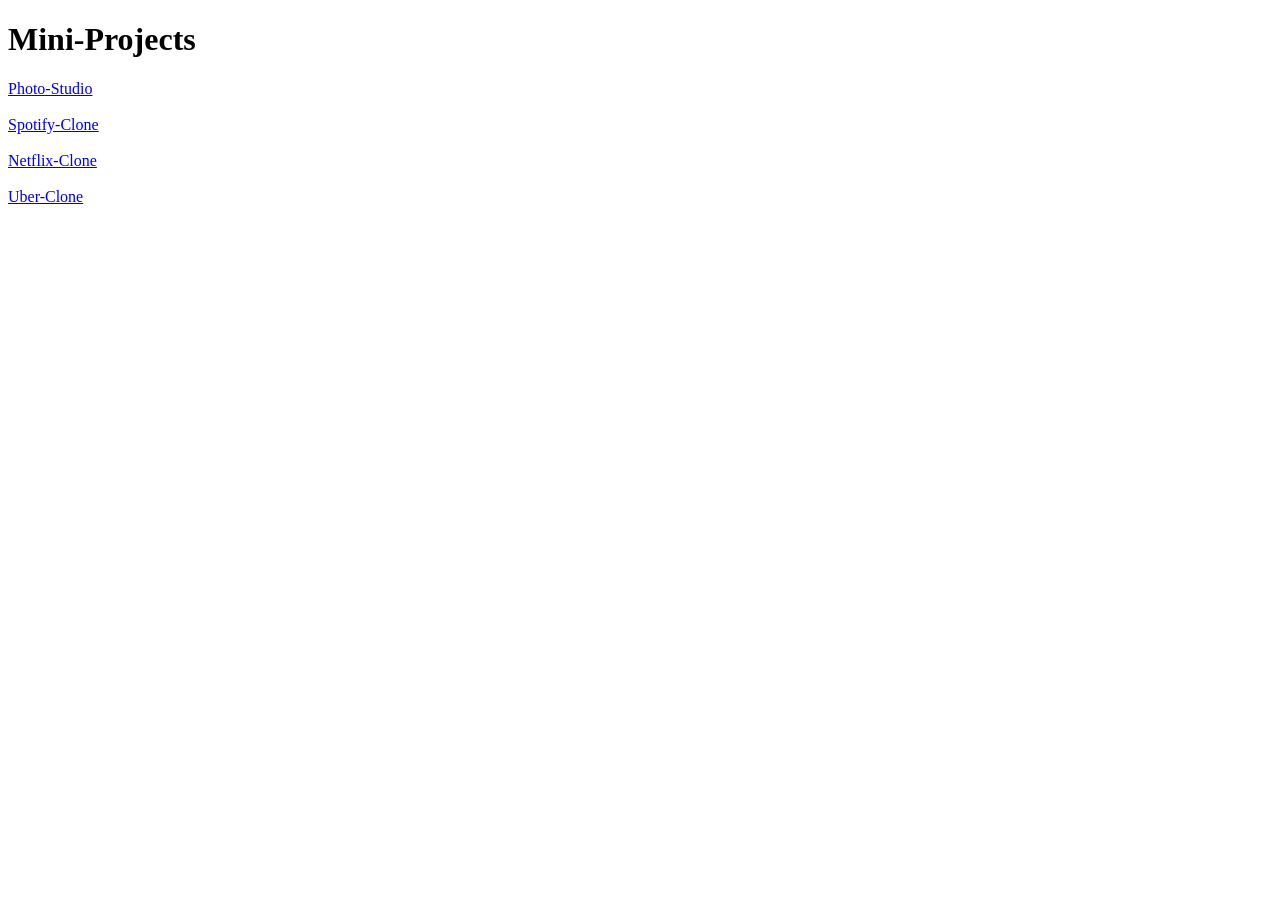
<file: index.html>
<!DOCTYPE html>
<html lang="en">
<head>
    <meta charset="UTF-8">
    <meta name="viewport" content="width=device-width, initial-scale=1.0">
    <title>My Projects</title>
</head>

<body>

    <h1>Mini-Projects</h1>

    <a href="Photo-Studio/">Photo-Studio</a>
    <br><br>

    <a href="Spotify-Clone/">Spotify-Clone</a>
    <br><br>

    <a href="Netflix-Clone/">Netflix-Clone</a>
    <br><br>

    <a href="Uber-Clone/">Uber-Clone</a>
    

</body>
</html>
</file>
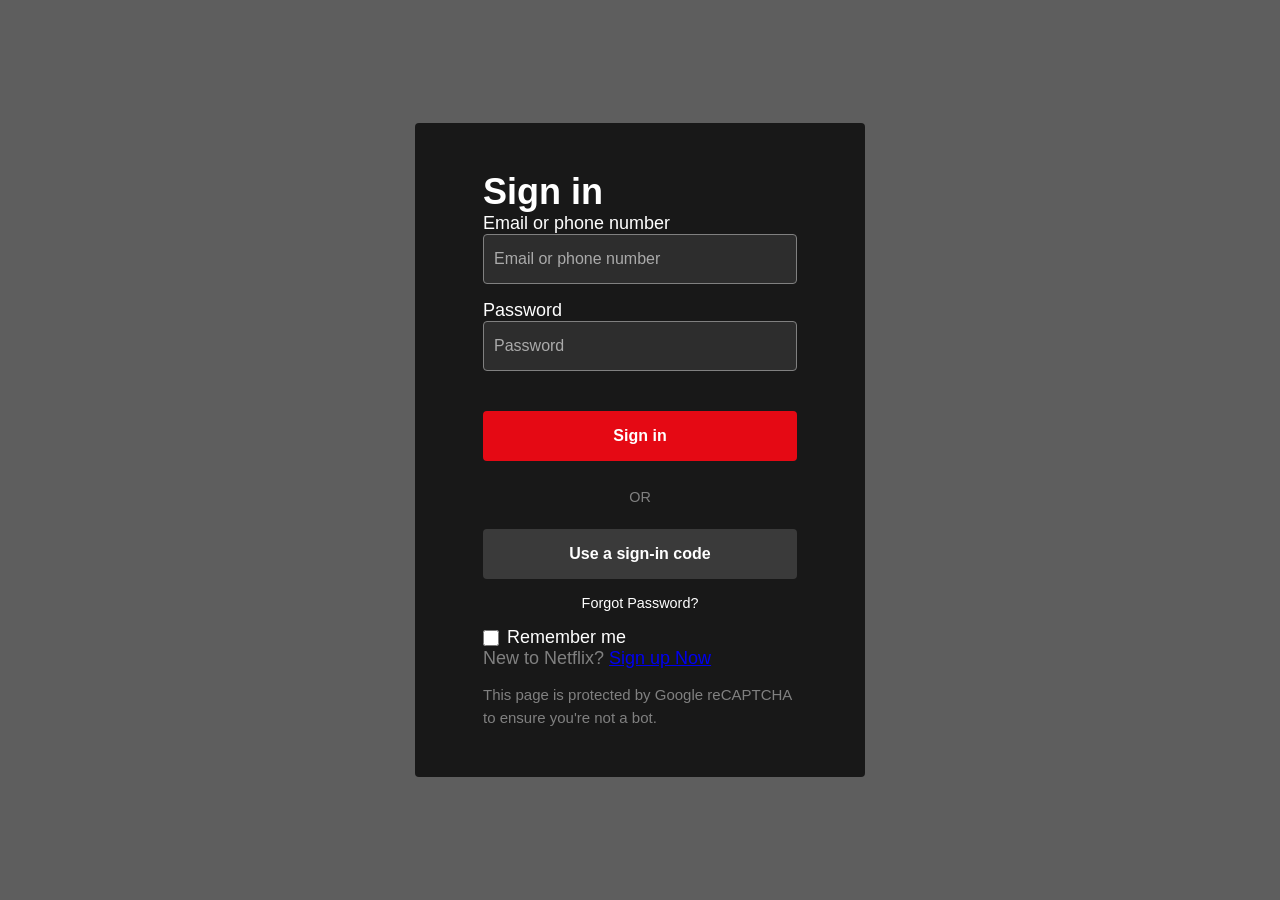
<file: Netflix-Clone/index.html>
<!DOCTYPE html>
<html lang="en">

<head>
    <meta charset="UTF-8">
    <meta name="viewport" content="width=device-width, initial-scale=1.0">

    <title>Netflix Sign In</title>

    <link rel="stylesheet" href="style.css">
</head>

<body>

    <div id="main-container">

        <div id="signin">

            <h1>Sign in</h1>

            <form>

                <label for="email">Email or phone number</label>

                <input
                    type="text"
                    name="email"
                    id="email"
                    placeholder="Email or phone number"
                    class="size"
                >

                <label for="password">Password</label>

                <input
                    type="password"
                    name="password"
                    id="password"
                    placeholder="Password"
                    class="size"
                >

                <button
                    type="submit"
                    class="signin-btn">
                    Sign in
                </button>

                <p class="or">OR</p>

                <button
                    type="button"
                    class="code-btn">
                    Use a sign-in code
                </button>

                <div class="forgot">
                    <a href="#">Forgot Password?</a>
                </div>

                <div class="remember">

                    <input
                        type="checkbox"
                        name="remember"
                        id="remember"
                    >

                    <label for="remember">
                        Remember me
                    </label>

                </div>

                <p class="signup">
                    <span class="gray">
                        New to Netflix?
                    </span>

                    <a href="#">
                        Sign up Now
                    </a>
                </p>

                <small>
                    This page is protected by Google reCAPTCHA
                    to ensure you're not a bot.
                </small>

            </form>

        </div>

    </div>

</body>

</html>
</file>
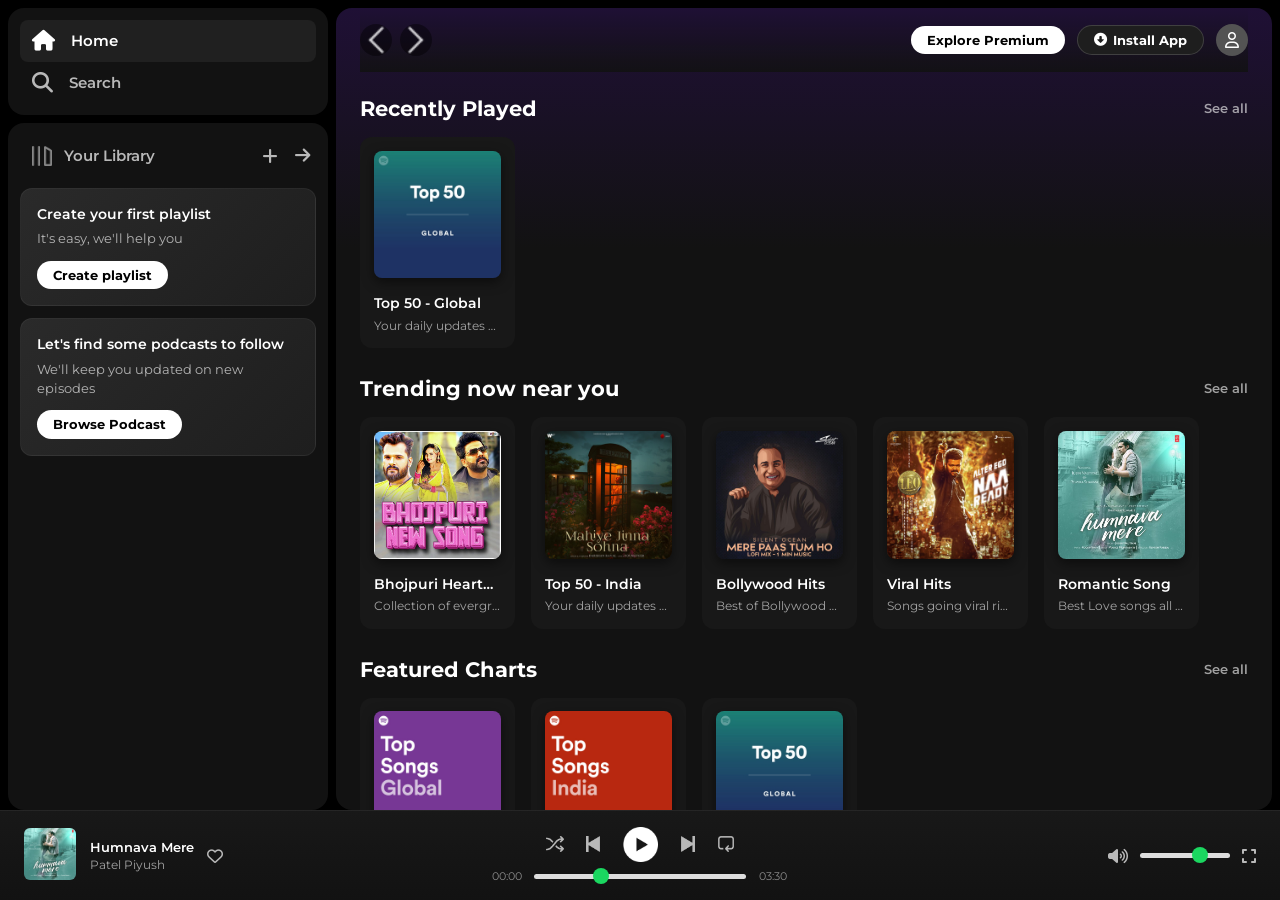
<file: Spotify-Clone/index.html>
<!DOCTYPE html>
<html lang="en">

<head>
    <meta charset="UTF-8">
    <meta name="viewport" content="width=device-width, initial-scale=1.0">
    <title>Spotify - Web Player: Music for everyone</title>

    <link rel="stylesheet"
        href="https://cdnjs.cloudflare.com/ajax/libs/font-awesome/6.5.2/css/all.min.css">

    <link rel="icon" href="./assets/logo.png">

    <link rel="preconnect" href="https://fonts.googleapis.com">
    <link rel="preconnect" href="https://fonts.gstatic.com" crossorigin>
    <link href="https://fonts.googleapis.com/css2?family=Montserrat:wght@300;400;500;600;700&display=swap" rel="stylesheet">

    <link rel="stylesheet" href="Style.css">
</head>

<body>

    <div class="main">

        <!-- ===== SIDEBAR ===== -->
        <div class="sidebar">

            <!-- Navigation -->
            <div class="nav">
                <div class="nav-option active">
                    <i class="fa-solid fa-house"></i>
                    <a href="#">Home</a>
                </div>
                <div class="nav-option">
                    <i class="fa-solid fa-magnifying-glass"></i>
                    <a href="#">Search</a>
                </div>
            </div>

            <!-- Library -->
            <div class="library">
                <div class="options">
                    <div class="lib-options nav-option">
                        <img src="./assets/library_icon.png" alt="Library">
                        <a href="#">Your Library</a>
                    </div>
                    <div class="icons">
                        <i class="fa-solid fa-plus"></i>
                        <i class="fa-solid fa-arrow-right"></i>
                    </div>
                </div>

                <div class="box">
                    <p class="box-p1">Create your first playlist</p>
                    <p class="box-p2">It's easy, we'll help you</p>
                    <button class="badge">Create playlist</button>
                </div>

                <div class="box">
                    <p class="box-p1">Let's find some podcasts to follow</p>
                    <p class="box-p2">We'll keep you updated on new episodes</p>
                    <button class="badge">Browse Podcast</button>
                </div>
            </div>

        </div>

        <!-- ===== MAIN CONTENT ===== -->
        <div class="main-content">

            <!-- Sticky Nav -->
            <div class="sticky-nav">
                <div class="sticky-nav-icons">
                    <img src="./assets/backward_icon.png" alt="Back">
                    <img src="./assets/forward_icon.png" alt="Forward" class="hide">
                </div>
                <div class="stickynav-options">
                    <button class="badge nav-item">Explore Premium</button>
                    <button class="badge nav-item dark-badge">
                        <i class="fa-solid fa-circle-down"></i> Install App
                    </button>
                    <!-- FIX: user icon circle shape mein -->
                    <div class="user-icon">
                        <i class="fa-regular fa-user"></i>
                    </div>
                </div>
            </div>

            <!-- Recently Played -->
            <div class="section-header">
                <h2>Recently Played</h2>
                <a href="#" class="see-all">See all</a>
            </div>
            <div class="card-container">
                <div class="card">
                    <img src="./assets/card1img.jpeg" class="card-image" alt="Card 1">
                    <p class="card-title">Top 50 - Global</p>
                    <p class="card-info">Your daily updates of the most played...</p>
                </div>
            </div>

            <!-- Trending -->
            <div class="section-header">
                <h2>Trending now near you</h2>
                <a href="#" class="see-all">See all</a>
            </div>
            <div class="card-container">

                <div class="card">
                    <img src="./assets/card 10.jpg" class="card-image" alt="Card 10">
                    <p class="card-title">Bhojpuri Heartbeats</p> 
                    <p class="card-info">Collection of evergreen Bhojpuri love anthems.</p>

                </div>

                <div class="card">
                    <img src="./assets/card2img.jpeg" class="card-image" alt="Card 2">
                    <p class="card-title">Top 50 - India</p>
                    <p class="card-info">Your daily updates of the most played...</p>
                </div>

                <div class="card">
                    <img src="./assets/card3img.jpeg" class="card-image" alt="Card 3">
                    <p class="card-title">Bollywood Hits</p>
                    <p class="card-info">Best of Bollywood all time hits...</p>
                </div>

                <div class="card">
                    <img src="./assets/card4img.jpeg" class="card-image" alt="Card 4">
                    <p class="card-title">Viral Hits</p>
                    <p class="card-info">Songs going viral right now...</p>
                </div>

                <div class="card">
                    <img src="./assets/card9.jpg" class="card-image" alt="Card 9">
                    <p class="card-title">Romantic Song</p>
                    <p class="card-info"> Best Love songs all time hits..</p>
                </div>

                
            </div>

            <!-- Featured Chart -->
            <div class="section-header">
                <h2>Featured Charts</h2>
                <a href="#" class="see-all">See all</a>
            </div>
            <div class="card-container">
                <div class="card">
                    <img src="./assets/card5img.jpeg" class="card-image" alt="Card 5">
                    <p class="card-title">Top 50 - Global</p>
                    <p class="card-info">Your daily updates of the most played...</p>
                </div>
                <div class="card">
                    <img src="./assets/card6img.jpeg" class="card-image" alt="Card 6">
                    <p class="card-title">New Music Friday</p>
                    <p class="card-info">The best new music of the week...</p>
                </div>
                <div class="card">
                    <img src="./assets/card1img.jpeg" class="card-image" alt="Card 1">
                    <p class="card-title">Top 50 - Global</p>
                    <p class="card-info">Your daily updates of the most played...</p>
                </div>
                
            </div>

            <!-- Footer -->
            <div class="footer">
                <div class="line"></div>
                <p class="footer-text">© 2026 Spotify</p>
            </div>

        </div>

        <!-- ===== MUSIC PLAYER ===== -->
        <div class="music-player">

            <!-- Album Info -->
            <div class="album">
                <div class="album-img-wrap">
                    <img src="./assets/card9.jpg" class="album-img" alt="Now Playing">
                </div>
                <div class="album-info">
                    <p class="album-title">Humnava Mere </p>
                    <p class="album-artist">Patel Piyush</p>
                </div>
                <i class="fa-regular fa-heart album-like"></i>
            </div>

            <!-- Player -->
            <div class="player">
                <div class="player-controls">
                    <img src="./assets/player_icon1.png" class="player-contol-icon" alt="Shuffle">
                    <img src="./assets/player_icon2.png" class="player-contol-icon" alt="Prev">
                    <img src="./assets/player_icon3.png" class="player-contol-icon play-btn" alt="Play">
                    <img src="./assets/player_icon4.png" class="player-contol-icon" alt="Next">
                    <img src="./assets/player_icon5.png" class="player-contol-icon" alt="Repeat">
                </div>
                <div class="playback-bar">
                    <span class="curr-time">00:00</span>
                    <input type="range" min="0" max="100" value="30" class="progress-bar" step="1">
                    <span class="tot-time">03:30</span>
                </div>
            </div>

            <!-- Controls -->
            <div class="controls">
                <i class="fa-solid fa-volume-high control-icon"></i>
                <input type="range" min="0" max="100" value="70" class="volume-bar">
                <i class="fa-solid fa-expand control-icon"></i>
            </div>

        </div>

    </div>

</body>
</html>
</file>
<file: Netflix-Clone/style.css>
* {
    margin: 0;
    padding: 0;
    box-sizing: border-box;
}

body {
    margin: 0;
    background-image: url("https://www.slashgear.com/img/gallery/netflix-4k-streaming-on-macos-big-sur-to-require-a-t2-security-chip/intro-import.jpg");
    background-size: cover;
    background-position: center;
    background-repeat: no-repeat;
    background-attachment: fixed;
    font-family: Arial, sans-serif;
}

/* Main Container */

#main-container {
    width: 100%;
    min-height: 100vh;
    background-color: rgba(0, 0, 0, 0.63);

    display: flex;
    justify-content: center;
    align-items: center;
}

/* Sign In Box */

#signin {
    width: 100%;
    max-width: 450px;
    min-width: 280px;
    background-color: rgba(0, 0, 0, 0.75);
    color: white;
    padding: 48px 68px;
    font-size: large;
    border-radius: 4px;
    box-sizing: border-box;
}

/* Inputs */

.size {
    padding: 15px 10px;
    width: 100%;
    font-size: medium;
    border-radius: 4px;
    margin-bottom: 16px;
    box-sizing: border-box;
}

input {
    background-color: rgba(51, 51, 51, 0.8);
    border: 1px solid #808080;
    color: white;
    outline: none;
    transition: border 0.2s ease;
}

input:focus {
    border-color: #aaa;
    background-color: rgba(80, 80, 80, 0.8);
}

input::placeholder {
    color: #aaa;
}



button {
    border: none;
    width: 100%;
    padding: 16px 0;
    border-radius: 4px;
    font-weight: 700;
    font-size: 1rem;
    font-family: Arial, sans-serif;
    cursor: pointer;
    transition:
        background 0.2s ease,
        transform 0.1s ease;
}

button:hover {
    filter: brightness(1.1);
}

button:active {
    transform: scale(0.98);
}


.signin-btn {
    background-color: #e50914;
    color: white;
    margin-top: 24px;
    margin-bottom: 12px;
}

.signin-btn:hover {
    background-color: #f40612;
}

/* Sign In Code Button */

.code-btn {
    background-color: rgba(255, 255, 255, 0.15);
    color: white;
    margin-top: 8px;
}

.code-btn:hover {
    background-color: rgba(255, 255, 255, 0.25);
}

/* OR */

.or {
    text-align: center;
    color: gray;
    margin: 16px 0;
    font-size: 0.9rem;
}

/* Forgot Password */

.forgot {
    text-align: center;
    margin-top: 16px;
    margin-bottom: 16px;
    font-size: 0.9rem;
}

.forgot a {
    color: white;
    text-decoration: none;
}

.forgot a:hover {
    text-decoration: underline;
}

/* Remember Me */

.remember {
    margin-top: 16px;
    display: flex;
    align-items: center;
    gap: 8px;
}

.remember input[type="checkbox"] {
    width: 16px;
    height: 16px;
    cursor: pointer;
    accent-color: #e50914;
}



.gray {
    color: gray;
}

small {
    color: gray;
    display: block;
    margin-top: 15px;
    line-height: 1.5;
}


@media (max-width: 768px) {

    #signin {
        padding: 32px 24px;

        margin: 0 16px;
    }

}


@media (max-width: 480px) {

    #signin {
        padding: 24px 16px;

        margin: 0 12px;

        border-radius: 0;
    }

}
</file>
<file: Spotify-Clone/Style.css>
/* ===== RESET ===== */
* {
    margin: 0;
    padding: 0;
    box-sizing: border-box;
}

::-webkit-scrollbar { width: 6px; }
::-webkit-scrollbar-track { background: transparent; }
::-webkit-scrollbar-thumb { background: #535353; border-radius: 10px; }
::-webkit-scrollbar-thumb:hover { background: #888; }

body {
    margin: 0;
    background-color: #000;
    color: white;
    overflow: hidden;
    font-family: "Montserrat", sans-serif;
}


.main {
    display: flex;
    height: calc(100vh - 90px);
    padding: 0.5rem 0.5rem 0;
    gap: 0.5rem;
}


.sidebar {
    width: 320px;
    flex-shrink: 0;
    display: flex;
    flex-direction: column;
    gap: 0.5rem;
    overflow: hidden;
}

.main-content {
    flex: 1;
    border-radius: 1rem;
    overflow-y: auto;
    overflow-x: hidden;
    /* FIX: gradient background — better look */
    background: linear-gradient(180deg, #1f1035 0%, #121212 30%);
    padding: 0 1.5rem 2rem;
}

a {
    text-decoration: none;
    color: white;
}


.nav {
    background-color: #121212;
    border-radius: 1rem;
    display: flex;
    flex-direction: column;
    justify-content: center;
    padding: 0.75rem;
    flex-shrink: 0;
}

.nav-option {
    display: flex;
    align-items: center;
    gap: 1rem;
    padding: 0.65rem 0.75rem;
    border-radius: 0.5rem;
    opacity: 0.7;
    cursor: pointer;
    transition: opacity 0.2s, background 0.2s;
}

.nav-option:hover,
.nav-option.active {
    opacity: 1;
    background: rgba(255,255,255,0.06);
}

.nav-option i { font-size: 1.3rem; }

.nav-option a {
    font-size: 0.95rem;
    font-weight: 600;
}

.library {
    background-color: #121212;
    border-radius: 1rem;
    flex: 1;
    overflow-y: auto;
    padding: 0.75rem;
}

.options {
    display: flex;
    justify-content: space-between;
    align-items: center;
    margin-bottom: 0.75rem;
}

.lib-options {
    display: flex;
    align-items: center;
    gap: 0.75rem;
}

.lib-options img {
    width: 1.25rem;
    height: 1.25rem;
    opacity: 0.7;
}

.icons {
    display: flex;
    gap: 0.25rem;
    font-size: 1.1rem;
}

.icons i {
    opacity: 0.7;
    padding: 0.4rem;
    border-radius: 50%;
    cursor: pointer;
    transition: opacity 0.2s, background 0.2s;
}

.icons i:hover {
    opacity: 1;
    background: rgba(255,255,255,0.1);
}


.box {
    background: linear-gradient(135deg, #2a2a2a, #1e1e1e);
    border-radius: 0.75rem;
    padding: 1rem;
    margin-bottom: 0.75rem;
    border: 1px solid rgba(255,255,255,0.05);
    transition: background 0.3s;
}

.box:hover { background: linear-gradient(135deg, #303030, #242424); }

.box-p1 {
    font-size: 0.9rem;
    font-weight: 600;
    margin-bottom: 0.4rem;
}

.box-p2 {
    font-size: 0.8rem;
    opacity: 0.65;
    line-height: 1.5;
    margin-bottom: 0.75rem;
}


.badge {
    background-color: #fff;
    color: #000;
    border: none;
    border-radius: 100px;
    padding: 0.4rem 1rem;
    font-size: 0.82rem;
    font-weight: 700;
    font-family: "Montserrat", sans-serif;
    cursor: pointer;
    transition: transform 0.15s, background 0.2s;
    display: inline-flex;
    align-items: center;
    gap: 6px;
}

.badge:hover { transform: scale(1.04); background: #e8e8e8; }

.dark-badge {
    background-color: #1e1e1e;
    color: white;
    border: 1px solid rgba(255,255,255,0.15);
}

.dark-badge:hover { background: #2a2a2a; }


.sticky-nav {
    position: sticky;
    top: 0;
    background: linear-gradient(180deg, #1f1035 0%, rgba(18,18,18,0.9) 100%);
    backdrop-filter: blur(12px);
    display: flex;
    justify-content: space-between;
    align-items: center;
    padding: 1rem 0;
    z-index: 10;
}

.sticky-nav-icons {
    display: flex;
    gap: 0.5rem;
}

.sticky-nav-icons img {
    width: 2rem;
    height: 2rem;
    border-radius: 50%;
    cursor: pointer;
    opacity: 0.8;
    background: rgba(0,0,0,0.5);
    transition: opacity 0.2s, transform 0.2s;
}

.sticky-nav-icons img:hover { opacity: 1; transform: scale(1.08); }

.stickynav-options {
    display: flex;
    align-items: center;
    gap: 0.75rem;
}

.nav-item { 
    margin: 0; 
}

.user-icon {
    width: 2rem;
    height: 2rem;
    background: #535353;
    border-radius: 50%;
    display: flex;
    align-items: center;
    justify-content: center;
    cursor: pointer;
    transition: background 0.2s, transform 0.2s;
}

.user-icon:hover { background: #666; transform: scale(1.06); }

.section-header {
    display: flex;
    justify-content: space-between;
    align-items: center;
    margin: 1.5rem 0 0.75rem;
}

.section-header h2 {
    font-size: 1.3rem;
    font-weight: 700;
}

.see-all {
    font-size: 0.8rem;
    font-weight: 600;
    opacity: 0.6;
    color: white;
    transition: opacity 0.2s;
}

.see-all:hover { 
    opacity: 1; 
}

.card-container {
    display: flex;
    flex-wrap: wrap;
    gap: 1rem;
    padding: 0.25rem 0;
}

.card {
    background: #181818;
    width: 155px;
    border-radius: 0.75rem;
    padding: 0.85rem;
    cursor: pointer;
    position: relative;
    overflow: hidden;
    transition: background 0.3s, transform 0.25s, box-shadow 0.25s;
}

.card:hover {
    background: #282828;
    transform: translateY(-4px);
    box-shadow: 0 8px 24px rgba(0,0,0,0.5);
}


.card::after {
    content: '▶';
    position: absolute;
    bottom: 60px;
    right: 12px;
    width: 36px;
    height: 36px;
    background: #1db954;
    border-radius: 50%;
    display: flex;
    align-items: center;
    justify-content: center;
    font-size: 12px;
    color: #000;
    opacity: 0;
    transform: translateY(8px);
    transition: opacity 0.25s, transform 0.25s;
    line-height: 36px;
    text-align: center;
    box-shadow: 0 4px 12px rgba(29,185,84,0.4);
}

.card:hover::after {
    opacity: 1;
    transform: translateY(0);
}

.card-image {
    width: 100%;
    aspect-ratio: 1;
    border-radius: 0.5rem;
    object-fit: cover;
    margin-bottom: 0.75rem;
    box-shadow: 0 4px 12px rgba(0,0,0,0.5);
}

.card-title {
    font-size: 0.88rem;
    font-weight: 600;
    margin-bottom: 0.3rem;
    white-space: nowrap;
    overflow: hidden;
    text-overflow: ellipsis;
}

.card-info {
    font-size: 0.78rem;
    opacity: 0.6;
    line-height: 1.4;
    white-space: nowrap;
    overflow: hidden;
    text-overflow: ellipsis;
}

.footer {
    margin-top: 2rem;
    padding: 1.5rem 0;
    display: flex;
    flex-direction: column;
    align-items: center;
    gap: 1rem;
}

.line {
    width: 100%;
    border-top: 1px solid rgba(255,255,255,0.15);
}

.footer-text {
    font-size: 0.75rem;
    opacity: 0.4;
}

/* ===== MUSIC PLAYER ===== */
.music-player {
    background: linear-gradient(180deg, #181818, #121212);
    border-top: 1px solid rgba(255,255,255,0.08);
    position: fixed;
    bottom: 0;
    left: 0;
    width: 100%;
    height: 90px;
    display: flex;
    justify-content: space-between;
    align-items: center;
    padding: 0 1.5rem;
    z-index: 100;
}

.album {
    width: 28%;
    display: flex;
    align-items: center;
    gap: 0.85rem;
}

.album-img-wrap {
    flex-shrink: 0;
}

.album-img {
    width: 52px;
    height: 52px;
    border-radius: 6px;
    object-fit: cover;
}

.album-title {
    font-size: 0.82rem;
    font-weight: 600;
    margin-bottom: 3px;
    white-space: nowrap;
    overflow: hidden;
    text-overflow: ellipsis;
    max-width: 120px;
}

.album-artist {
    font-size: 0.72rem;
    opacity: 0.6;
    white-space: nowrap;
}

.album-like {
    font-size: 1rem;
    opacity: 0.7;
    cursor: pointer;
    transition: opacity 0.2s, transform 0.2s;
    flex-shrink: 0;
}

.album-like:hover { opacity: 1; transform: scale(1.15); color: #1db954; }

.player {
    width: 40%;
    display: flex;
    flex-direction: column;
    align-items: center;
    gap: 0.4rem;
}

.player-controls {
    display: flex;
    justify-content: center;
    align-items: center;
    gap: 1.4rem;
}

.player-contol-icon {
    height: 1rem;
    opacity: 0.7;
    cursor: pointer;
    transition: opacity 0.2s, transform 0.2s;
}

.player-contol-icon:hover { opacity: 1; transform: scale(1.12); }


.play-btn {
    height: 2.2rem !important;
    opacity: 1 !important;
    transition: transform 0.2s !important;
}

.play-btn:hover { transform: scale(1.08) !important; }


.playback-bar {
    display: flex;
    justify-content: center;
    align-items: center;
    gap: 0.75rem;
    width: 60%;
}

.curr-time, .tot-time {
    font-size: 0.7rem;
    opacity: 0.5;
    min-width: 30px;
    text-align: center;
}


.progress-bar {
    flex: 1;
    appearance: none;
    background: transparent;
    cursor: pointer;
    height: 16px;
    display: flex;
    align-items: center;
}

.progress-bar::-webkit-slider-runnable-track {
    background-color: #ddd;
    border-radius: 100px;
    height: 0.3rem;
}

.progress-bar::-webkit-slider-thumb {
    appearance: none;
    height: 1rem;
    width: 1rem;
    background-color: #1bd760;
    border-radius: 50%;
    margin-top: -6px;
}


.controls {
    width: 28%;
    display: flex;
    justify-content: flex-end;
    align-items: center;
    gap: 0.75rem;
}

.control-icon {
    font-size: 1rem;
    opacity: 0.7;
    cursor: pointer;
    transition: opacity 0.2s;
}

.control-icon:hover { opacity: 1; }

.volume-bar {
    width: 90px;
    appearance: none;
    background: transparent;
    cursor: pointer;
}

.volume-bar::-webkit-slider-runnable-track {
     background-color: #ddd;
    border-radius: 100px;
    height: 0.3rem;
  
}

.volume-bar::-webkit-slider-thumb {
    appearance: none;
    height: 1rem;
    width: 1rem;
    background-color: #1bd760;
    border-radius: 50%;
    margin-top: -6px;
}


/* ===== RESPONSIVE ===== */
@media (max-width: 1000px) {
    .hide { display: none; }
    .sidebar { width: 260px; }
}

@media (max-width: 768px) {
    .sidebar { display: none; }
    .album { width: 35%; }
    .player { width: 40%; }
    .controls { width: 20%; }
    .volume-bar { display: none; }
}
</file>
